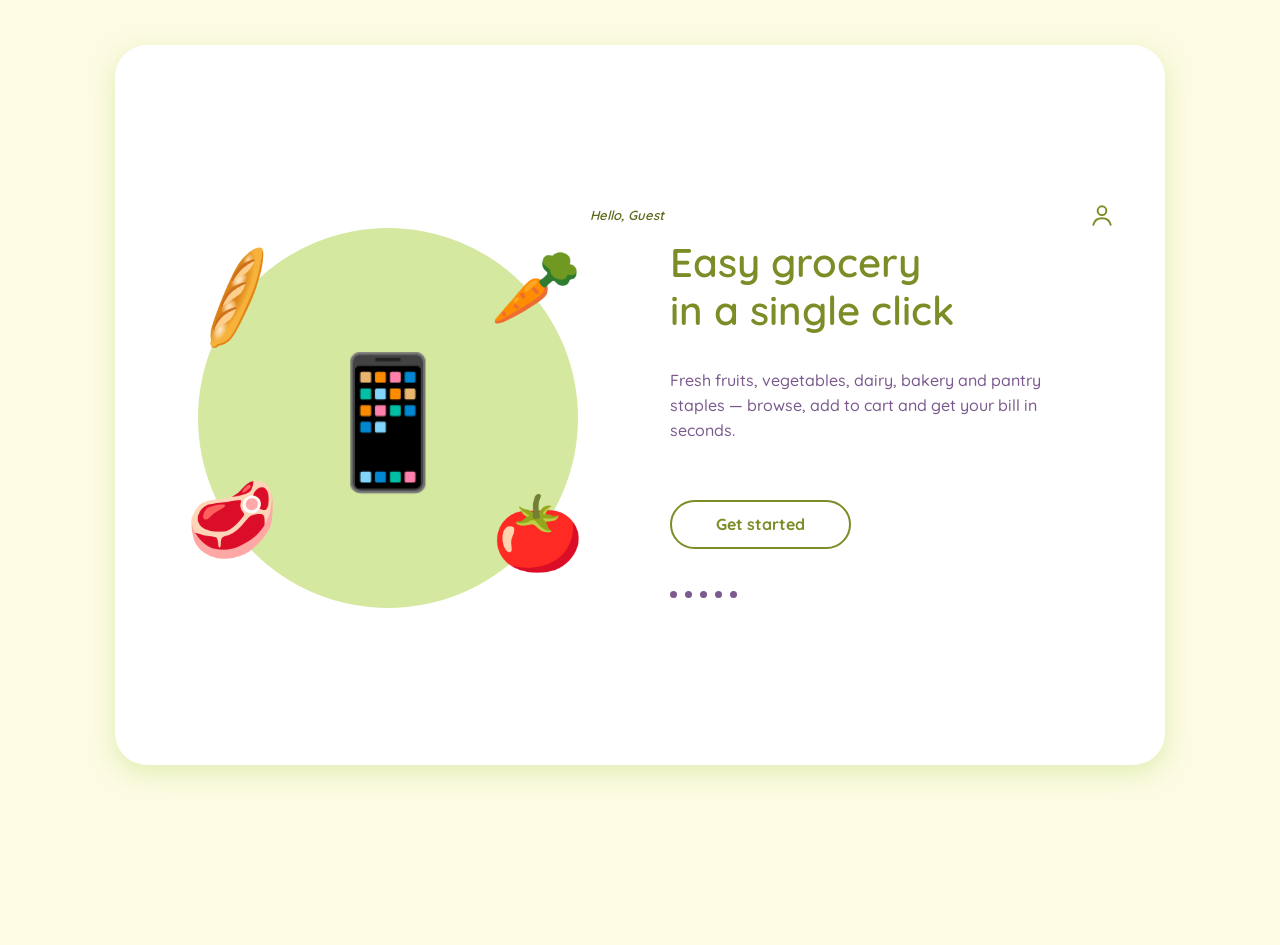
<file: vs_new/frontend/index.html>
<!DOCTYPE html>
<html lang="en">
<head>
  <meta charset="UTF-8" />
  <meta name="viewport" content="width=device-width, initial-scale=1.0, viewport-fit=cover" />
  <title>GreenBasket — Easy grocery</title>
  <link rel="stylesheet" href="css/style.css" />
  <link rel="stylesheet" href="css/mobile.css" />
</head>
<body class="welcome">
  <div class="welcome-card">
    <div class="topbar">
      <span></span><span class="hello">Hello, Guest</span>
      <a href="login.html" aria-label="Account"><svg viewBox="0 0 24 24"><circle cx="12" cy="8" r="4"/><path d="M4 21c1-4 4-6 8-6s7 2 8 6"/></svg></a>
    </div>
    <div class="hero-art" aria-hidden="true">
      <span style="left:-8px;top:10px;transform:rotate(-20deg)">🥖</span>
      <span style="right:-4px;top:0">🥕</span>
      <span style="left:-12px;bottom:34px">🥩</span>
      <span style="right:-6px;bottom:20px">🍅</span>
      <span class="phone">📱</span>
    </div>
    <h1>Easy grocery<br/>in a single click</h1>
    <p>Fresh fruits, vegetables, dairy, bakery and pantry staples — browse, add to cart and get your bill in seconds.</p>
    <a href="products.html" class="btn">Get started</a>
    <div class="dots"><i></i><i></i><i></i><i></i><i></i></div>
  </div>
</body>
</html>
</file>
<file: vs_new/frontend/css/style.css>
/* =========================================================================
   GreenBasket — Pastel UI theme (Pink + Sky Blue)
   Same class names as before, so HTML/JS/backend keep working untouched.
   ========================================================================= */
@import url('https://fonts.googleapis.com/css2?family=Fredoka:wght@400;500;600;700&family=Poppins:wght@400;500;600&display=swap');

:root {
  /* Pastel palette */
  --pink:        #ffd6e7;
  --pink-soft:   #fff1f7;
  --pink-deep:   #f58bb4;
  --pink-strong: #e0608f;
  --sky:         #cdeaff;
  --sky-soft:    #eef8ff;
  --sky-deep:    #7ec6f0;
  --sky-strong:  #3f9bd1;
  --ink:         #4a3f5c;
  --ink-soft:    #85789a;
  --line:        #f7d3e3;
  --white:       #ffffff;
  --danger:      #e0608f;

  --grad:        linear-gradient(135deg, #f8a9ca 0%, #9bd5f7 100%);
  --grad-deep:   linear-gradient(135deg, #e8649a 0%, #4fa8dc 100%);
  --grad-soft:   linear-gradient(135deg, #ffe3ef 0%, #dff2ff 100%);

  --font-display: 'Fredoka', 'Poppins', sans-serif;
  --font-body: 'Poppins', -apple-system, BlinkMacSystemFont, sans-serif;

  --max-width: 1180px;
  --radius: 22px;
  --shadow: 0 10px 28px rgba(224, 96, 143, 0.15);
  --shadow-blue: 0 10px 28px rgba(63, 155, 209, 0.18);
}

* { box-sizing: border-box; }
html { scroll-behavior: smooth; }

body {
  margin: 0;
  font-family: var(--font-body);
  color: var(--ink);
  line-height: 1.55;
  -webkit-font-smoothing: antialiased;
  min-height: 100vh;
  background:
    radial-gradient(circle at 8% 12%, rgba(255, 214, 231, .85) 0, transparent 38%),
    radial-gradient(circle at 92% 28%, rgba(205, 234, 255, .9) 0, transparent 40%),
    radial-gradient(circle at 30% 92%, rgba(205, 234, 255, .7) 0, transparent 38%),
    #fffafc;
  background-attachment: fixed;
}

img { max-width: 100%; display: block; }
a { color: inherit; text-decoration: none; }

h1, h2, h3, h4 {
  font-family: var(--font-display);
  color: var(--ink);
  margin: 0 0 .5em 0;
  font-weight: 600;
  line-height: 1.2;
}
p { margin: 0 0 1em 0; color: var(--ink-soft); }

.container { max-width: var(--max-width); margin: 0 auto; padding: 0 24px; }

button { font-family: var(--font-body); cursor: pointer; border: none; }
:focus-visible { outline: 3px solid var(--sky-deep); outline-offset: 2px; }

/* -------------------------------------------------------------- Buttons */
.btn {
  display: inline-flex; align-items: center; justify-content: center; gap: 8px;
  padding: 12px 24px; border-radius: 999px;
  font-weight: 600; font-size: .92rem;
  transition: transform .18s ease, box-shadow .18s ease, background .18s ease, color .18s ease;
}
.btn:hover { transform: translateY(-2px); }

.btn-primary { background: var(--grad-deep); color: #fff; box-shadow: var(--shadow); }
.btn-primary:hover { box-shadow: 0 14px 30px rgba(224, 96, 143, .32); }

.btn-gold { background: #fff; color: var(--pink-strong); box-shadow: var(--shadow); }
.btn-gold:hover { background: var(--pink-soft); }

.btn-outline {
  background: rgba(255, 255, 255, .6);
  border: 1.8px solid var(--pink-deep);
  color: var(--pink-strong);
}
.btn-outline:hover { background: var(--pink-deep); color: #fff; }

.btn-danger { background: var(--pink-strong); color: #fff; }
.btn-danger:hover { background: #c94d7c; }

.btn-sm { padding: 7px 16px; font-size: .8rem; }
.btn:disabled { opacity: .45; cursor: not-allowed; transform: none; }
.btn-block { width: 100%; }

/* -------------------------------------------------------------- Header */
.site-header, #site-header {
  background: var(--grad);
  border-radius: 0 0 36px 36px;
  box-shadow: 0 10px 30px rgba(224, 96, 143, .18);
  position: sticky; top: 0; z-index: 100;
}
.header-inner {
  display: flex; align-items: center; justify-content: space-between;
  padding: 14px 24px; max-width: var(--max-width); margin: 0 auto;
  gap: 20px; flex-wrap: wrap;
}

.brand { display: flex; align-items: center; gap: 12px; }
.brand-mark {
  width: 46px; height: 46px; border-radius: 50%;
  background: #fff; display: flex; align-items: center; justify-content: center;
  font-size: 22px; flex-shrink: 0; box-shadow: 0 6px 14px rgba(255, 255, 255, .5);
}
.brand-text h1 { font-size: 1.35rem; margin: 0; color: #fff; text-shadow: 0 2px 8px rgba(224, 96, 143, .35); }
.brand-text span { display: block; font-size: .66rem; color: #fff; letter-spacing: .12em; opacity: .9; }

.main-nav { display: flex; gap: 4px; flex-wrap: wrap; }
.main-nav a {
  padding: 8px 16px; font-weight: 500; font-size: .9rem;
  color: #fff; border-radius: 999px; transition: background .2s;
}
.main-nav a:hover { background: rgba(255, 255, 255, .3); }
.main-nav a.active { background: #fff; color: var(--pink-strong); font-weight: 600; box-shadow: 0 4px 12px rgba(224, 96, 143, .2); }

.header-actions { display: flex; align-items: center; gap: 14px; }
.cart-pill {
  display: flex; align-items: center; gap: 8px;
  background: #fff; color: var(--pink-strong);
  padding: 9px 16px; border-radius: 999px; font-weight: 600; font-size: .88rem;
  box-shadow: 0 6px 16px rgba(224, 96, 143, .2); transition: transform .18s;
}
.cart-pill:hover { transform: translateY(-2px); }
.cart-pill .count {
  background: var(--pink-strong); color: #fff; border-radius: 999px;
  min-width: 20px; height: 20px; display: inline-flex; align-items: center; justify-content: center;
  font-size: .72rem; padding: 0 6px;
}
.admin-link { font-size: .84rem; color: #fff; font-weight: 500; opacity: .95; }
.admin-link:hover { text-decoration: underline; }

/* -------------------------------------------------------------- Search */
.search-form {
  display: flex; align-items: center; background: #fff;
  border: 2px solid rgba(255, 255, 255, .8); border-radius: 999px;
  padding: 3px 5px 3px 18px; min-width: 240px; flex: 1; max-width: 400px;
  box-shadow: 0 6px 16px rgba(63, 155, 209, .15);
}
.search-form input {
  flex: 1; border: none; background: transparent; padding: 8px 4px;
  font-family: var(--font-body); font-size: .9rem; color: var(--ink);
}
.search-form input::placeholder { color: var(--ink-soft); font-style: italic; }
.search-form input:focus { outline: none; }
.search-form button {
  background: var(--grad-deep); color: #fff; border-radius: 50%;
  width: 34px; height: 34px; display: flex; align-items: center; justify-content: center; font-size: .95rem;
}

/* -------------------------------------------------------------- Hero */
.hero { position: relative; overflow: hidden; margin-top: -36px; padding-top: 36px; background: var(--grad-soft); border-radius: 0 0 56px 56px; }
.hero::before, .hero::after { content: ''; position: absolute; border-radius: 50%; z-index: 0; }
.hero::before { width: 320px; height: 320px; background: rgba(255, 255, 255, .55); top: -90px; right: -60px; }
.hero::after  { width: 220px; height: 220px; background: rgba(248, 169, 202, .35); bottom: -70px; left: 8%; }
.hero-inner {
  position: relative; z-index: 1;
  max-width: var(--max-width); margin: 0 auto; padding: 64px 24px 80px;
  display: grid; grid-template-columns: 1.1fr .9fr; gap: 48px; align-items: center;
}
.hero-eyebrow {
  display: inline-block; background: #fff; color: var(--pink-strong);
  font-weight: 600; font-size: .82rem; padding: 6px 16px; border-radius: 999px;
  margin-bottom: 14px; box-shadow: var(--shadow);
}
.hero h2 { font-size: clamp(2.1rem, 4.5vw, 3.3rem); max-width: 13ch; margin-bottom: 18px; color: var(--ink); }
.hero p.lede { font-size: 1.02rem; max-width: 46ch; margin-bottom: 28px; }
.hero-actions { display: flex; gap: 14px; flex-wrap: wrap; }

.hero-basket {
  background: rgba(255, 255, 255, .7); backdrop-filter: blur(10px);
  border-radius: 40px; padding: 26px;
  display: grid; grid-template-columns: repeat(3, 1fr); gap: 14px;
  box-shadow: var(--shadow-blue);
}
.hero-basket .emoji-tile {
  border-radius: 28px; aspect-ratio: 1;
  display: flex; align-items: center; justify-content: center; font-size: 2.2rem;
  transition: transform .25s ease;
}
.hero-basket .emoji-tile:nth-child(odd)  { background: var(--pink); }
.hero-basket .emoji-tile:nth-child(even) { background: var(--sky); }
.hero-basket .emoji-tile:hover { transform: translateY(-6px) rotate(-4deg) scale(1.05); }

.stat-strip { position: relative; z-index: 2; margin-top: -34px; }
.stat-strip .container {
  display: flex; gap: 32px; flex-wrap: wrap; justify-content: space-around;
  padding: 20px 28px; background: #fff; border-radius: 30px;
  box-shadow: var(--shadow); max-width: calc(var(--max-width) - 48px); width: calc(100% - 48px);
}
.stat-strip .stat { text-align: center; }
.stat-strip .stat b { color: var(--pink-strong); font-family: var(--font-display); font-size: 1.35rem; display: block; }
.stat-strip .stat:nth-child(even) b { color: var(--sky-strong); }
.stat-strip .stat span { color: var(--ink-soft); font-size: .8rem; }

/* -------------------------------------------------------------- Sections */
.section { padding: 52px 0 20px; }
.section-head {
  display: flex; align-items: flex-end; justify-content: space-between;
  margin-bottom: 26px; gap: 16px; flex-wrap: wrap;
}
.section-head h2 { font-size: 1.8rem; margin: 0; }
.section-head p { margin: 6px 0 0; }
.section-tag { color: var(--pink-strong); font-weight: 600; font-size: .82rem; letter-spacing: .08em; text-transform: uppercase; }

/* -------------------------------------------------------------- Category chips */
.category-scroller { display: flex; gap: 12px; overflow-x: auto; padding: 4px 4px 12px; margin-bottom: 28px; scrollbar-width: thin; }
.category-chip {
  flex-shrink: 0; background: var(--pink); border: 2px solid transparent;
  padding: 10px 20px; border-radius: 999px; font-size: .86rem; font-weight: 500;
  white-space: nowrap; transition: all .2s ease; color: var(--ink);
}
.category-chip:nth-child(even) { background: var(--sky); }
.category-chip:hover, .category-chip.active {
  background: var(--grad-deep); color: #fff; transform: translateY(-2px); box-shadow: var(--shadow);
}

/* -------------------------------------------------------------- Product grid */
.product-grid { display: grid; grid-template-columns: repeat(auto-fill, minmax(220px, 1fr)); gap: 22px; }

.product-card {
  background: var(--pink); border-radius: 32px; overflow: hidden;
  display: flex; flex-direction: column;
  transition: transform .22s ease, box-shadow .22s ease;
}
.product-card:nth-child(even) { background: var(--sky); }
.product-card:hover { transform: translateY(-6px); box-shadow: var(--shadow); }
.product-card:nth-child(even):hover { box-shadow: var(--shadow-blue); }

.product-thumb {
  height: 150px; display: flex; align-items: center; justify-content: center;
  font-size: 3.6rem; position: relative;
  background: radial-gradient(circle at center, rgba(255, 255, 255, .85) 0 56px, transparent 57px);
}
.stock-badge {
  position: absolute; top: 14px; right: 14px; font-size: .66rem; font-weight: 600;
  padding: 4px 11px; border-radius: 999px; background: var(--pink-strong); color: #fff;
}
.stock-badge.ok { background: #fff; color: var(--sky-strong); }

.product-body {
  padding: 16px 18px 20px; display: flex; flex-direction: column; gap: 6px; flex: 1;
  background: rgba(255, 255, 255, .55); border-radius: 28px 28px 0 0; margin-top: -6px;
}
.product-category { font-size: .7rem; color: var(--ink-soft); letter-spacing: .04em; }
.product-name { font-family: var(--font-display); font-size: 1.1rem; font-weight: 600; color: var(--ink); margin: 0; }
.product-desc { font-size: .8rem; color: var(--ink-soft); margin: 0; flex: 1; }
.product-footer { display: flex; align-items: center; justify-content: space-between; margin-top: 10px; gap: 8px; }
.product-price { font-family: var(--font-display); font-size: 1.2rem; font-weight: 700; color: var(--pink-strong); }

.qty-add { display: flex; align-items: center; gap: 6px; }
.qty-add button {
  width: 30px; height: 30px; border-radius: 50%; background: #fff;
  border: 1.5px solid var(--pink-deep); color: var(--pink-strong); font-size: 1rem; line-height: 1;
  transition: all .15s;
}
.qty-add button:hover { background: var(--pink-deep); color: #fff; }
.qty-add button.add-to-cart {
  width: auto; border-radius: 999px; padding: 0 16px; height: 34px;
  background: transparent; border: 1.8px solid var(--pink-strong); color: var(--pink-strong);
  font-size: .8rem; font-weight: 600;
}
.qty-add button.add-to-cart:hover { background: var(--grad-deep); border-color: transparent; color: #fff; transform: scale(1.04); }
.qty-add button.add-to-cart:disabled { opacity: .4; }

/* -------------------------------------------------------------- Empty state */
.empty-state { text-align: center; padding: 60px 20px; color: var(--ink-soft); }
.empty-state .emoji { font-size: 2.8rem; margin-bottom: 10px; }

/* -------------------------------------------------------------- Footer */
.site-footer, #site-footer {
  background: var(--grad-soft); color: var(--ink);
  margin-top: 70px; border-radius: 48px 48px 0 0;
}
.footer-grid {
  max-width: var(--max-width); margin: 0 auto; padding: 48px 24px 24px;
  display: grid; grid-template-columns: 1.4fr 1fr 1fr 1fr; gap: 32px;
}
.footer-grid h4 { color: var(--pink-strong); font-size: 1rem; margin-bottom: 14px; }
.footer-grid p, .footer-grid a { color: var(--ink-soft); font-size: .86rem; }
.footer-grid ul { list-style: none; padding: 0; margin: 0; display: flex; flex-direction: column; gap: 8px; }
.footer-grid a:hover { color: var(--pink-strong); }
.footer-bottom { border-top: 1.5px dashed rgba(224, 96, 143, .3); text-align: center; padding: 16px 24px; font-size: .76rem; color: var(--ink-soft); }

/* -------------------------------------------------------------- Page header */
.page-header {
  background: var(--grad-soft); padding: 44px 0 40px; margin-top: -36px; padding-top: 80px;
  border-radius: 0 0 48px 48px;
}
.page-header h2 { color: var(--ink); margin-bottom: 6px; font-size: 2rem; }
.page-header p { margin: 0; }
.breadcrumb { font-size: .8rem; color: var(--ink-soft); margin-bottom: 10px; }
.breadcrumb a { color: var(--pink-strong); font-weight: 500; }
.breadcrumb a:hover { text-decoration: underline; }

/* -------------------------------------------------------------- Cards / forms */
.card {
  background: #fff; border-radius: 30px; padding: 24px;
  box-shadow: var(--shadow); border: 2px solid var(--pink-soft);
}

.form-grid { display: grid; grid-template-columns: repeat(auto-fit, minmax(220px, 1fr)); gap: 16px; }
.form-field { display: flex; flex-direction: column; gap: 6px; }
.form-field label { font-size: .8rem; font-weight: 600; color: var(--ink); }
.form-field input, .form-field select, .form-field textarea {
  padding: 11px 16px; border: 2px solid var(--line); border-radius: 18px;
  font-family: var(--font-body); font-size: .9rem; background: var(--pink-soft); color: var(--ink);
  transition: border .2s, background .2s;
}
.form-field input:focus, .form-field select:focus, .form-field textarea:focus {
  outline: none; border-color: var(--sky-deep); background: #fff;
}
.form-field textarea { resize: vertical; min-height: 76px; }
.form-actions { display: flex; gap: 10px; margin-top: 16px; }
.field-hint { font-size: .75rem; color: var(--ink-soft); }
.field-error { font-size: .78rem; color: var(--pink-strong); min-height: 1em; }

/* -------------------------------------------------------------- Tables */
.table-wrap { overflow-x: auto; background: #fff; border-radius: 26px; box-shadow: var(--shadow); border: 2px solid var(--pink-soft); }
table { width: 100%; border-collapse: collapse; font-size: .88rem; }
thead th {
  text-align: left; background: var(--grad-soft); color: var(--ink);
  padding: 13px 16px; font-weight: 600; white-space: nowrap;
}
tbody td { padding: 12px 16px; border-bottom: 1px solid var(--pink-soft); vertical-align: middle; }
tbody tr:last-child td { border-bottom: none; }
tbody tr:hover { background: var(--sky-soft); }
.row-actions { display: flex; gap: 8px; }

.badge { display: inline-block; padding: 3px 12px; border-radius: 999px; font-size: .7rem; font-weight: 600; }
.badge-low { background: var(--pink); color: var(--pink-strong); }
.badge-ok { background: var(--sky); color: var(--sky-strong); }

/* -------------------------------------------------------------- Tabs (admin) */
.tab-bar {
  display: flex; gap: 6px; background: #fff; padding: 6px; border-radius: 999px;
  box-shadow: var(--shadow); margin-bottom: 26px; flex-wrap: wrap; width: fit-content; max-width: 100%;
}
.tab-btn {
  background: transparent; padding: 10px 20px; font-weight: 500; font-size: .88rem;
  color: var(--ink-soft); border-radius: 999px; transition: all .2s;
}
.tab-btn:hover { background: var(--pink-soft); }
.tab-btn.active { background: var(--grad-deep); color: #fff; font-weight: 600; box-shadow: var(--shadow); }
.tab-panel { display: none; }
.tab-panel.active { display: block; animation: fadeIn .3s ease; }
@keyframes fadeIn { from { opacity: 0; transform: translateY(6px); } to { opacity: 1; transform: none; } }

/* -------------------------------------------------------------- Stat cards */
.stat-cards { display: grid; grid-template-columns: repeat(auto-fit, minmax(180px, 1fr)); gap: 16px; margin-bottom: 28px; }
.stat-card { background: var(--pink); border-radius: 28px; padding: 18px 20px; transition: transform .2s; }
.stat-card:nth-child(even) { background: var(--sky); }
.stat-card:hover { transform: translateY(-4px); }
.stat-card b { display: block; font-family: var(--font-display); font-size: 1.7rem; color: var(--ink); }
.stat-card span { font-size: .8rem; color: var(--ink-soft); }
.stat-card.alert { background: #ffc4da; }
.stat-card.alert b { color: var(--pink-strong); }

/* -------------------------------------------------------------- Cart page */
.cart-layout { display: grid; grid-template-columns: 1.6fr 1fr; gap: 28px; align-items: start; }
.cart-item {
  display: grid; grid-template-columns: 60px 1fr auto auto; align-items: center;
  gap: 14px; padding: 14px 0; border-bottom: 1.5px dashed var(--line);
}
.cart-item:last-child { border-bottom: none; }
.cart-item .thumb {
  width: 60px; height: 60px; border-radius: 22px; background: var(--pink);
  display: flex; align-items: center; justify-content: center; font-size: 1.7rem;
}
.cart-item:nth-child(even) .thumb { background: var(--sky); }
.cart-item .info b { display: block; font-size: .94rem; }
.cart-item .info span { font-size: .8rem; color: var(--ink-soft); }
.cart-item .qty-controls { display: flex; align-items: center; gap: 8px; }
.cart-item .qty-controls button {
  width: 28px; height: 28px; border-radius: 50%; border: 1.5px solid var(--pink-deep);
  background: #fff; color: var(--pink-strong); font-size: .9rem; transition: all .15s;
}
.cart-item .qty-controls button:hover { background: var(--pink-deep); color: #fff; }
.cart-item .remove-btn { background: none; color: var(--pink-strong); font-size: .8rem; font-weight: 600; }
.cart-item .remove-btn:hover { text-decoration: underline; }

.summary-row { display: flex; justify-content: space-between; padding: 8px 0; font-size: .92rem; color: var(--ink-soft); }
.summary-row.total {
  border-top: 2px dashed var(--line); margin-top: 8px; padding-top: 14px;
  font-size: 1.15rem; font-weight: 700; color: var(--ink);
}
.summary-row.total span:last-child { font-family: var(--font-display); color: var(--pink-strong); }

/* -------------------------------------------------------------- Receipt */
.receipt {
  max-width: 460px; margin: 0 auto; background: #fff;
  border: 2px dashed var(--pink-deep); border-radius: 28px; padding: 28px;
}
.receipt h3 { text-align: center; margin-bottom: 2px; color: var(--pink-strong); }
.receipt .sub { text-align: center; color: var(--ink-soft); font-size: .8rem; margin-bottom: 18px; }
.receipt-line { display: flex; justify-content: space-between; font-size: .86rem; padding: 5px 0; }
.receipt hr { border: none; border-top: 1.5px dashed var(--line); margin: 12px 0; }

/* -------------------------------------------------------------- Toast */
#toast-stack { position: fixed; bottom: 22px; right: 22px; display: flex; flex-direction: column; gap: 10px; z-index: 999; }
.toast {
  background: var(--grad-deep); color: #fff; padding: 13px 22px; border-radius: 999px;
  font-size: .86rem; font-weight: 500; box-shadow: var(--shadow); min-width: 220px; animation: toastIn .25s ease;
}
.toast.error { background: linear-gradient(135deg, #d44a7d, #e8649a); }
@keyframes toastIn { from { opacity: 0; transform: translateY(10px) scale(.96); } to { opacity: 1; transform: none; } }

/* -------------------------------------------------------------- Modal */
.modal-backdrop {
  position: fixed; inset: 0; background: rgba(120, 100, 150, .35); backdrop-filter: blur(6px);
  display: none; align-items: center; justify-content: center; z-index: 200; padding: 20px;
}
.modal-backdrop.open { display: flex; }
.modal {
  background: #fff; border-radius: 32px; padding: 28px; max-width: 480px; width: 100%;
  max-height: 88vh; overflow-y: auto; box-shadow: 0 30px 70px rgba(120, 100, 150, .35); animation: fadeIn .25s ease;
}
.modal-head { display: flex; justify-content: space-between; align-items: center; margin-bottom: 16px; }
.modal-close { font-size: 1.3rem; color: var(--ink-soft); background: var(--pink-soft); border-radius: 50%; width: 34px; height: 34px; }
.modal-close:hover { background: var(--pink); }

/* -------------------------------------------------------------- Contact */
.contact-grid { display: grid; grid-template-columns: 1fr 1fr; gap: 32px; }
.contact-info-item { display: flex; gap: 14px; margin-bottom: 20px; }
.contact-info-item .icon {
  width: 44px; height: 44px; border-radius: 50%; background: var(--grad-deep); color: #fff;
  display: flex; align-items: center; justify-content: center; flex-shrink: 0; font-size: 1.1rem;
}

/* -------------------------------------------------------------- Utility */
.mt-0 { margin-top: 0; }
.text-center { text-align: center; }
.flex-between { display: flex; align-items: center; justify-content: space-between; }
.pill-select { display: flex; gap: 8px; flex-wrap: wrap; }

/* -------------------------------------------------------------- Nav icons (used on the mobile bottom bar) */
.main-nav a::before { margin-right: 6px; }
.main-nav a[href="index.html"]::before      { content: "🏠"; }
.main-nav a[href="products.html"]::before   { content: "🛍️"; }
.main-nav a[href="categories.html"]::before { content: "🗂️"; }
.main-nav a[href="cart.html"]::before       { content: "🧺"; }
.main-nav a[href="contact.html"]::before    { content: "💌"; }

/* -------------------------------------------------------------- Responsive */
@media (max-width: 860px) {
  .hero-inner { grid-template-columns: 1fr; padding-bottom: 56px; }
  .cart-layout, .contact-grid { grid-template-columns: 1fr; }
  .footer-grid { grid-template-columns: 1fr 1fr; }
}

/* Phone layout: floating rounded bottom navigation bar, like a mobile app */
@media (max-width: 700px) {
  body { padding-bottom: 96px; }
  .header-inner { flex-direction: column; align-items: stretch; padding-bottom: 20px; }
  .search-form { max-width: none; }
  .header-actions { justify-content: space-between; }
  .main-nav {
    position: fixed; left: 14px; right: 14px; bottom: 14px; z-index: 300;
    background: var(--grad-deep); border-radius: 999px; padding: 8px 10px;
    justify-content: space-around; flex-wrap: nowrap; gap: 0;
    box-shadow: 0 14px 34px rgba(224, 96, 143, .4);
  }
  .main-nav a {
    display: flex; flex-direction: column; align-items: center; font-size: .62rem; padding: 6px 10px; gap: 2px;
  }
  .main-nav a::before { margin: 0; font-size: 1.15rem; }
  .main-nav a.active { background: rgba(255, 255, 255, .28); color: #fff; box-shadow: none; }
  .hero { border-radius: 0 0 36px 36px; }
  .footer-grid { grid-template-columns: 1fr; }
  .product-grid { grid-template-columns: repeat(2, 1fr); gap: 14px; }
  .product-footer { flex-direction: column; align-items: flex-start; }
  .cart-item { grid-template-columns: 48px 1fr; grid-template-rows: auto auto; }
  .cart-item .qty-controls { grid-column: 2; }
  .cart-item .remove-btn { grid-column: 2; justify-self: start; }
  #toast-stack { bottom: 100px; right: 14px; left: 14px; }
}

@media (prefers-reduced-motion: reduce) {
  * { animation: none !important; transition: none !important; }
}
</file>
<file: vs_new/frontend/css/mobile.css>
/* Mobile portrait app theme — pastel green (matches the sample screens) */
@import url('https://fonts.googleapis.com/css2?family=Quicksand:wght@400;500;600;700&display=swap');
:root{
  --pink:#d9ebb0; --pink-soft:#f5f9e4; --pink-deep:#8aa23a; --pink-strong:#6b7f1f;
  --sky:#e4efc2; --sky-soft:#fbfcee; --sky-deep:#a9c05a; --sky-strong:#6b7f1f;
  --ink:#5b6b1c; --ink-soft:#7b6a8e; --line:#dfe9b8; --danger:#c24534;
  --grad:#d9ebb0; --grad-deep:#7c8f27; --grad-soft:#f5f9e4;
  --cream:#fdfbe3; --green:#d4e8a0; --olive:#7c8c26;
  --font-display:'Quicksand','Poppins',sans-serif; --font-body:'Quicksand','Poppins',sans-serif;
  --shadow:0 6px 16px rgba(124,140,38,.18); --shadow-blue:var(--shadow); --radius:22px;
}
html{background:var(--cream)}
body{max-width:430px;margin:0 auto;background:#fff!important;min-height:100vh;padding-bottom:104px;
  box-shadow:0 0 40px rgba(124,140,38,.18);font-weight:500;overflow-x:hidden}
.container{padding:0 16px;max-width:none}
/* top bar + search sheet */
#site-header{position:static!important;background:none!important;box-shadow:none!important;border:0!important;padding:0!important}
.topbar{display:flex;align-items:center;justify-content:space-between;background:var(--green);padding:18px 20px 38px}
.topbar .hello{font-style:italic;font-size:.82rem;color:var(--ink);font-weight:600}
.topbar button,.topbar a{background:none;border:0;color:var(--olive);display:flex;cursor:pointer;padding:0}
.topbar svg,.bnav svg{width:26px;height:26px;fill:none;stroke:currentColor;stroke-width:1.8;stroke-linecap:round;stroke-linejoin:round}
.menu-drawer{display:none;background:var(--green);padding:0 20px 18px;margin-top:-24px;position:relative;z-index:3}
.menu-drawer.open{display:block}
.menu-drawer a{display:block;padding:8px 0;color:var(--ink);font-weight:700;border-bottom:1px dashed #b9d06f}
.sheet{background:#fff;margin-top:-22px;border-radius:28px 28px 0 0;padding:18px 16px 4px;position:relative}
.search-form{display:flex;align-items:center;border:2px solid var(--green);border-radius:999px;padding:4px 14px;background:#fff}
.search-form input{flex:1;border:0;outline:0;background:none;font:italic 500 .85rem var(--font-body);color:var(--ink);padding:8px 6px}
.search-form button{background:none;border:0;color:var(--olive);font-size:1rem}
/* page title */
.page-header{background:#fff!important;padding:6px 0 0!important;text-align:center;border:0!important}
.page-header h2{font-size:1.15rem;margin:8px 0 4px;color:var(--ink)}
.page-header p,.breadcrumb{display:none}
.section{padding:10px 0 16px}
/* products: 2-column staggered cards */
.product-grid{display:block;column-count:2;column-gap:12px}
.product-card{break-inside:avoid;background:var(--green)!important;border-radius:24px!important;padding:14px 12px;margin-bottom:12px;box-shadow:none!important;text-align:left;border:0!important;display:block}
.product-thumb{background:none!important;height:auto!important;font-size:3.2rem;text-align:center;position:relative;line-height:1.3;padding:6px 0}
.stock-badge{position:static!important;display:inline-block;float:right;font-size:.6rem;background:#fff;color:var(--olive);border-radius:99px;padding:1px 8px}
.product-body{padding:0!important}
.product-category{display:none}
.product-name{font-size:.78rem!important;text-align:center;font-weight:700;margin:2px 0}
.product-desc{font-size:.66rem;text-align:center;margin:0 0 6px;display:-webkit-box;-webkit-line-clamp:2;-webkit-box-orient:vertical;overflow:hidden}
.product-footer{display:flex;align-items:center;justify-content:space-between;gap:4px;margin-bottom:8px;flex-wrap:wrap}
.product-unit{font-size:.66rem;color:var(--ink);font-weight:600}
.product-price{font-size:1.02rem;font-weight:700;color:var(--ink)}
.add-to-cart,.btn-outline{background:transparent!important;border:2px solid var(--olive)!important;color:var(--olive)!important;border-radius:999px;font:700 .78rem var(--font-body);padding:6px 14px;cursor:pointer}
.product-card .add-to-cart{width:100%}
.add-to-cart:active{background:var(--olive)!important;color:#fff!important}
.add-to-cart:disabled{opacity:.45}
/* chips */
.category-scroller{display:flex;gap:8px;overflow-x:auto;padding-bottom:10px;scrollbar-width:none}
.category-chip{flex:none;border:2px solid var(--green);background:#fff;color:var(--olive);font:700 .75rem var(--font-body);border-radius:999px;padding:6px 14px}
.category-chip.active{background:var(--green)}
/* categories tiles */
.cat-grid{display:grid;grid-template-columns:1fr 1fr;gap:14px 14px}
.cat-tile{text-align:center;color:var(--ink);font-weight:700;font-size:.8rem}
.cat-tile .tile{background:var(--green);border-radius:24px;height:118px;display:flex;align-items:center;justify-content:center;font-size:3.6rem;margin-bottom:8px}
.cat-tile small{display:block;color:var(--ink-soft);font-weight:500;font-size:.65rem}
/* buttons / forms / cart */
.btn{border-radius:999px;font-family:var(--font-body);font-weight:700}
.btn-primary,.btn-gold{background:var(--olive)!important;color:#fff!important;border:0}
.card{border-radius:22px;background:var(--pink-soft);box-shadow:none;border:0;padding:16px}
.cart-layout,.contact-grid{display:block!important}.cart-layout .card{margin-bottom:14px}
.form-grid{grid-template-columns:1fr!important}
.form-field input,.form-field select,.form-field textarea{border-radius:16px;border:2px solid var(--green);background:#fff}
.cart-item{flex-wrap:wrap}
.modal{width:94vw;max-width:400px;border-radius:24px}
.toast{background:var(--olive)!important;color:#fff!important;border-radius:99px}
#toast-stack{bottom:104px!important}
/* bottom navigation */
#site-footer{position:fixed;bottom:12px;left:0;right:0;z-index:50;background:none!important;padding:0!important;border:0!important;pointer-events:none}
.bnav{pointer-events:auto;display:flex;justify-content:space-around;align-items:center;width:calc(min(430px,100vw) - 24px);margin:0 auto;background:var(--olive);border-radius:28px;padding:14px 8px;box-shadow:var(--shadow)}
.bnav a{color:#f3f8dc;position:relative;display:flex;opacity:.8}
.bnav a.active{opacity:1;color:#fff}
.bnav a.active:after{content:"";position:absolute;left:30%;right:30%;bottom:-7px;height:3px;border-radius:3px;background:#fff}
.bnav .count{position:absolute;top:-8px;right:-8px;background:#e5483a;color:#fff;border-radius:99px;font-size:.6rem;min-width:16px;height:16px;display:flex;align-items:center;justify-content:center;font-weight:700}
/* welcome screen */
.welcome{background:var(--cream)!important;box-shadow:none;padding:0}
.welcome-card{background:#fff;border-radius:32px;margin:24px 16px;padding:28px 22px;text-align:center;min-height:calc(100vh - 48px);box-shadow:0 8px 24px rgba(212,232,160,.7);display:flex;flex-direction:column;align-items:center}
.welcome .topbar{background:#fff;padding:0 0 10px;width:100%}
.hero-art{width:230px;height:230px;border-radius:50%;background:var(--green);position:relative;margin:26px 0 24px}
.hero-art span{position:absolute;font-size:3rem}
.hero-art .phone{left:50%;top:50%;transform:translate(-50%,-50%);font-size:5.4rem}
.welcome h1{font-size:1.6rem;color:var(--olive);margin:14px 0 12px}
.welcome p{font-size:.78rem;max-width:260px;color:#7a5a8e}
.welcome .btn{margin-top:auto;border:2px solid var(--olive);background:#fff!important;color:var(--olive)!important;padding:10px 44px}
.dots{display:flex;gap:8px;margin-top:22px}.dots i{width:7px;height:7px;border-radius:50%;background:#7b5a8e}
.empty-state{text-align:center;padding:30px 0}.empty-state .emoji{font-size:2.6rem}
body.wide{max-width:1100px}body.wide .product-grid{column-count:3}

/* ===== Wide / landscape layout (tablet + desktop) — same green theme ===== */
@media (min-width:768px){
  body{max-width:none;box-shadow:none;padding-bottom:110px}
  .topbar{padding:20px 5vw 40px}
  .sheet{padding:20px 5vw 6px}
  .search-form{max-width:680px;margin:0 auto}
  main.container,.container{max-width:1280px;margin:0 auto;padding:0 5vw}
  .page-header h2{font-size:1.5rem}
  .product-grid{display:grid!important;column-count:auto;grid-template-columns:repeat(auto-fill,minmax(230px,1fr));gap:20px}
  .product-card{margin-bottom:0;padding:18px 16px}
  .product-thumb{font-size:4rem}
  .product-name{font-size:.95rem!important}
  .product-desc{font-size:.78rem}
  .product-price{font-size:1.15rem}
  .add-to-cart{font-size:.85rem}
  .cat-grid{grid-template-columns:repeat(auto-fill,minmax(210px,1fr));gap:22px}
  .cat-tile .tile{height:170px;font-size:4.6rem}
  .cat-tile{font-size:.95rem}
  .bnav{width:min(560px,60vw);margin:0 auto}
  .cart-layout{display:grid!important;grid-template-columns:1.6fr 1fr;gap:28px;align-items:start}
  .contact-grid{display:grid!important;grid-template-columns:1fr 1fr;gap:28px}
  .form-grid{grid-template-columns:repeat(auto-fit,minmax(220px,1fr))!important}
  .modal{max-width:620px}
  .menu-drawer{padding:0 5vw 18px}
  /* welcome screen: side-by-side */
  .welcome-card{display:grid;grid-template-columns:1fr 1fr;grid-template-rows:auto;align-content:center;align-items:center;column-gap:60px;
    max-width:1050px;margin:5vh auto;min-height:80vh;padding:30px 50px;text-align:left}
  .welcome .topbar{grid-column:1/-1;padding-bottom:0}
  .hero-art{grid-column:1;grid-row:2/span 4;width:min(380px,36vw);height:min(380px,36vw);justify-self:center;margin:0}
  .hero-art span{font-size:4.6rem}.hero-art .phone{font-size:8rem}
  .welcome h1,.welcome p,.welcome .btn,.dots{grid-column:2}
  .welcome h1{font-size:2.5rem;margin:0 0 14px}
  .welcome p{font-size:1rem;max-width:420px}
  .welcome .btn{margin-top:22px;justify-self:start;font-size:1rem}
  .dots{justify-self:start}
}
</file>
